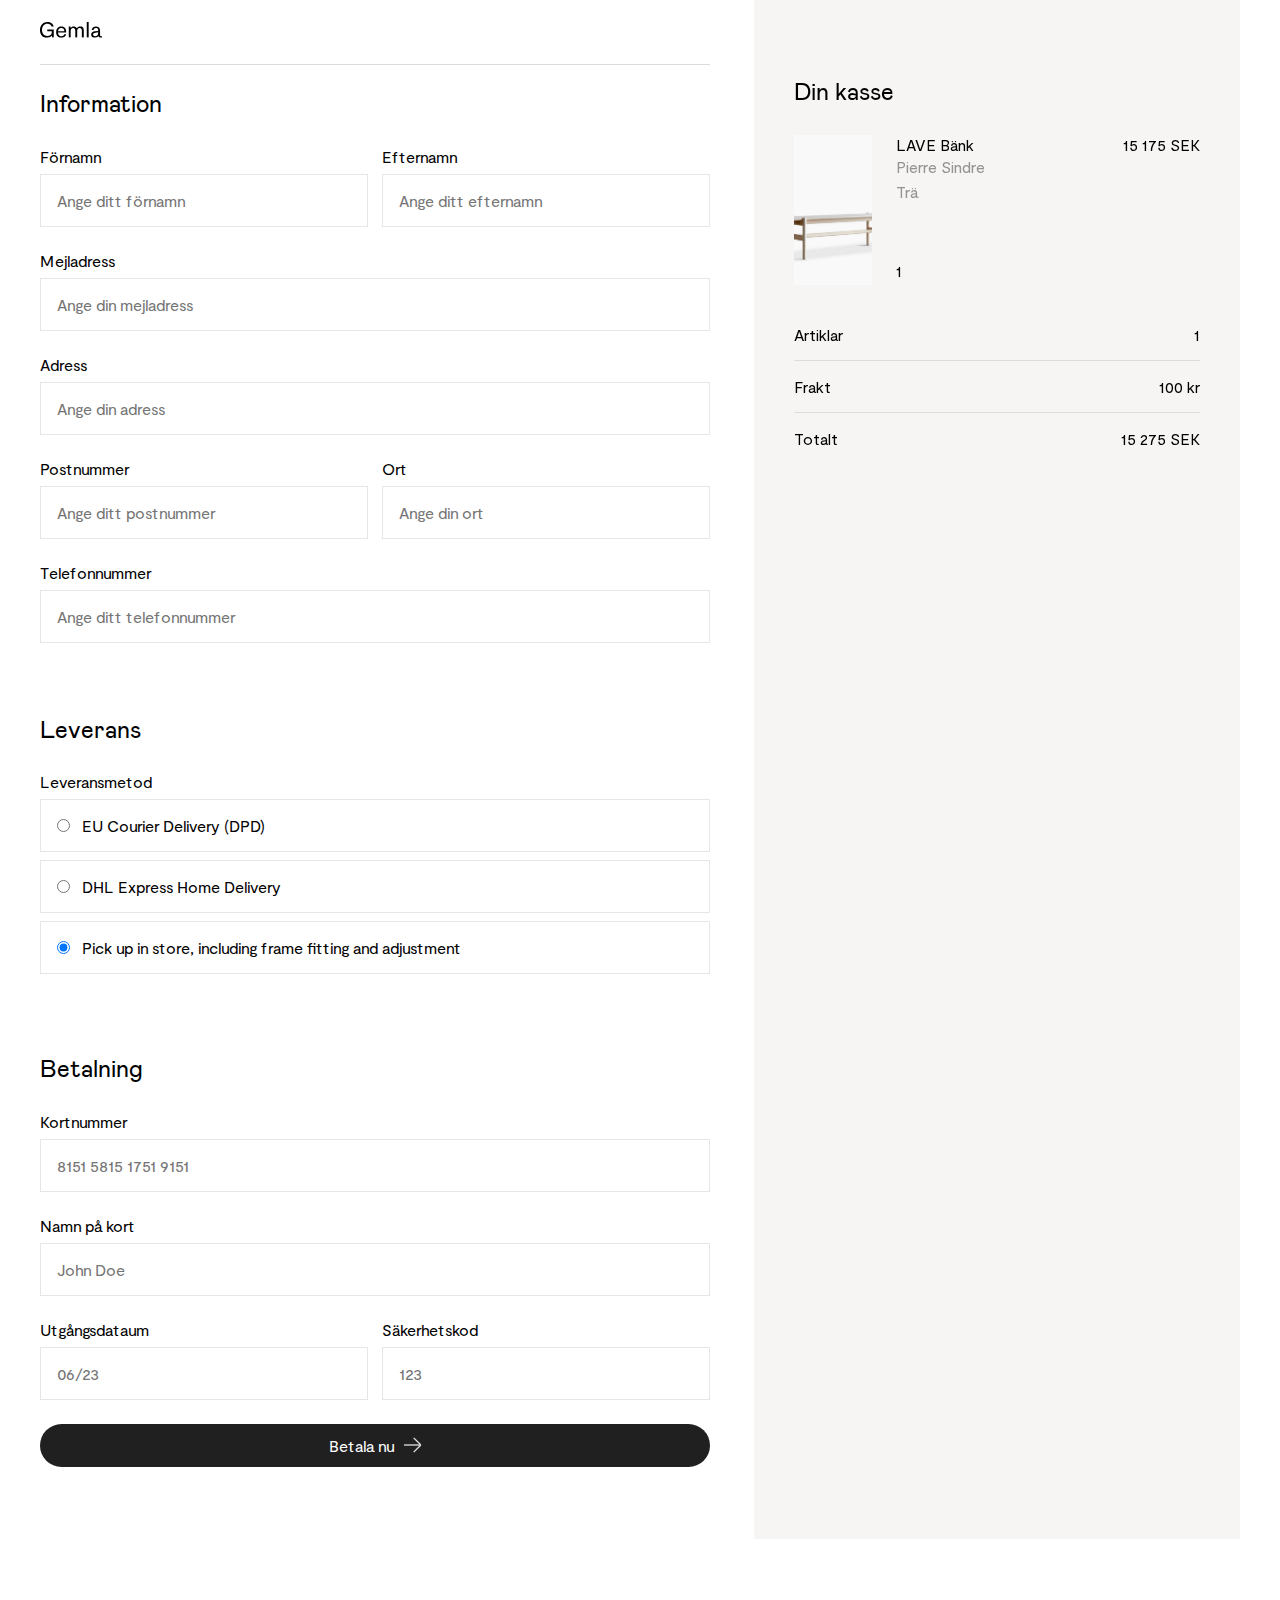
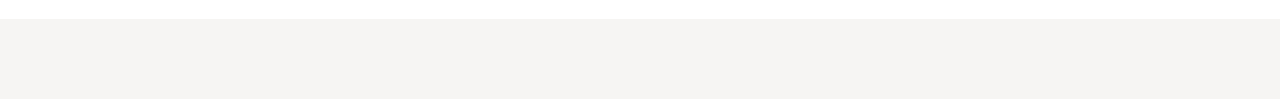
<file: check-out.html>
<!DOCTYPE html>
<html lang="en">
<head>
    <meta charset="UTF-8">
    <meta http-equiv="X-UA-Compatible" content="IE=edge">
    <meta name="viewport" content="width=device-width, initial-scale=1.0">
    <link rel="stylesheet" href="style.css">
    <title>Checkout</title>
</head>
<body>
    <!-- <header class="site-header">
        <div class="site-header-container check-out">
            <div class="logo-container">
                <a href=""><img src="img/logotyp_nav.svg" alt=""></a>
            </div>
        </div>
    </header> -->
    <section class="grid-sektion check-out-sektion">
        <div class="container check-out">
            <div class="grid-item info-details">
                <div class="logo-container">
                    <a href="index.html"><img src="img/logotyp_nav.svg" alt=""></a>
                </div>
                <div class="border"></div>
                <div class="field-container information">
                    <h4>Information</h4>
                    <form action="">
                        <div class="field-1 margin-24">
                            <label for="fname">Förnamn</label>
                            <input class="text" id="fname" type="firstname" placeholder="Ange ditt förnamn">
                        </div>
                        <div class="field-2 margin-24">
                            <label for="lname">Efternamn</label>
                            <input class="text" id="lname" type="lastname" placeholder="Ange ditt efternamn">
                        </div>
                        <div class="field-3 margin-24">
                            <label for="email">Mejladress</label>
                            <input class="text" id="email" type="email" placeholder="Ange din mejladress">
                        </div>
                        <div class="field-4 margin-24">
                            <label for="adress">Adress</label>
                            <input class="text" id="adress" type="adress" placeholder="Ange din adress">
                        </div>
                        <div class="field-5 margin-24">
                            <label for="postcode">Postnummer</label>
                            <input class="text" id="postcode" type="postalcode" placeholder="Ange ditt postnummer">
                        </div>
                        <div class="field-6 margin-24">
                            <label for="city">Ort</label>
                            <input class="text" id="city" type="city" placeholder="Ange din ort">
                        </div>
                        <div class="field-7">
                            <label for="phone">Telefonnummer</label>
                            <input class="text" id="phone" type="phonenumber" placeholder="Ange ditt telefonnummer">
                        </div>
                    </form>
                </div>
                <div class="field-container leverans">
                    <h4>Leverans</h4>
                    <form action="">
                        <label for="fname">Leveransmetod</label>
                        <div class="field-1 margin-8">
                            <div class="method-1">
                                <input type="radio" id="method1" name="method1" value="method1" checked>
                                <label for="method1">EU Courier Delivery (DPD)</label>
                            </div>
                        </div>
                        <div class="field-1 margin-8">
                            <div class="method-1">
                                <input type="radio" id="method1" name="method1" value="method1" checked>
                                <label for="method1">DHL Express Home Delivery</label>
                            </div>
                        </div>
                        <div class="field-1 margin-8">
                            <div class="method-1">
                                <input type="radio" id="method1" name="method1" value="method1" checked>
                                <label for="method1">Pick up in store, including frame fitting and adjustment</label>
                            </div>
                        </div>
                    </form>
                </div>
                <div class="field-container betalning">
                    <h4>Betalning</h4>
                    <form action="">
                        <div class="field-1 margin-24">
                            <label for="cardnr">Kortnummer</label>
                            <input class="text" id="cardnr" type="cardnr" placeholder="8151 5815 1751 9151">
                        </div>
                        <div class="field-2 margin-24">
                            <label for="cardnamne">Namn på kort</label>
                            <input class="text" id="cardname" type="cardname" placeholder="John Doe">
                        </div>
                        <div class="field-3 margin-24">
                            <label for="expirydate">Utgångsdataum</label>
                            <input class="text" id="expirydate" type="expirydate" placeholder="06/23">
                        </div>
                        <div class="field-4 margin-24">
                            <label for="securecode">Säkerhetskod</label>
                            <input class="text" id="securecode" type="securecode" placeholder="123">
                        </div>
                    </form>
                    <a href="index.html" class="btn-container-primary">
                        <div class="btn">
                            Betala nu
                            <img src="img/arrow-right.svg" alt="">
                        </div>
                    </a>
                </div>
            </div>
            <div class="grid-item overview-details">
                <div class="logo-container">
                    <img src="img/logotyp_nav.svg" alt="">
                </div>
                <div class="border"></div>
                <h4>Din kasse</h4>
                <div class="items item-1">
                    <div class="image-item">
                        <div class="image">
                        </div>
                    </div>
                    <div class="item-info">
                        <div class="upper">
                            <div class="name-price">
                                <div class="name">LAVE Bänk</div>
                                <div class="price">15 175 SEK</div>
                            </div>
                            <div class="formg-type">
                                <div class="overline">Pierre Sindre</div>
                                <div class="overline">Trä</div>
                            </div>
                        </div>
                        <div class="lower">
                            <div class="amount">1</div>
                        </div>
                    </div>
                </div>
                <div class="summary">
                    <div class="title">
                        <span>Artiklar</span>
                        <span>1</span>
                    </div>
                    <div class="border"></div>
                    <div class="title">
                        <span>Frakt</span>
                        <span>100 kr</span>
                    </div>
                    <div class="border"></div>
                    <div class="title">
                        <span>Totalt</span>
                        <span>15 275 SEK</span>
                    </div>
                </div>
            </div>
        </div>
    </section>
</body>
</html>
</file>
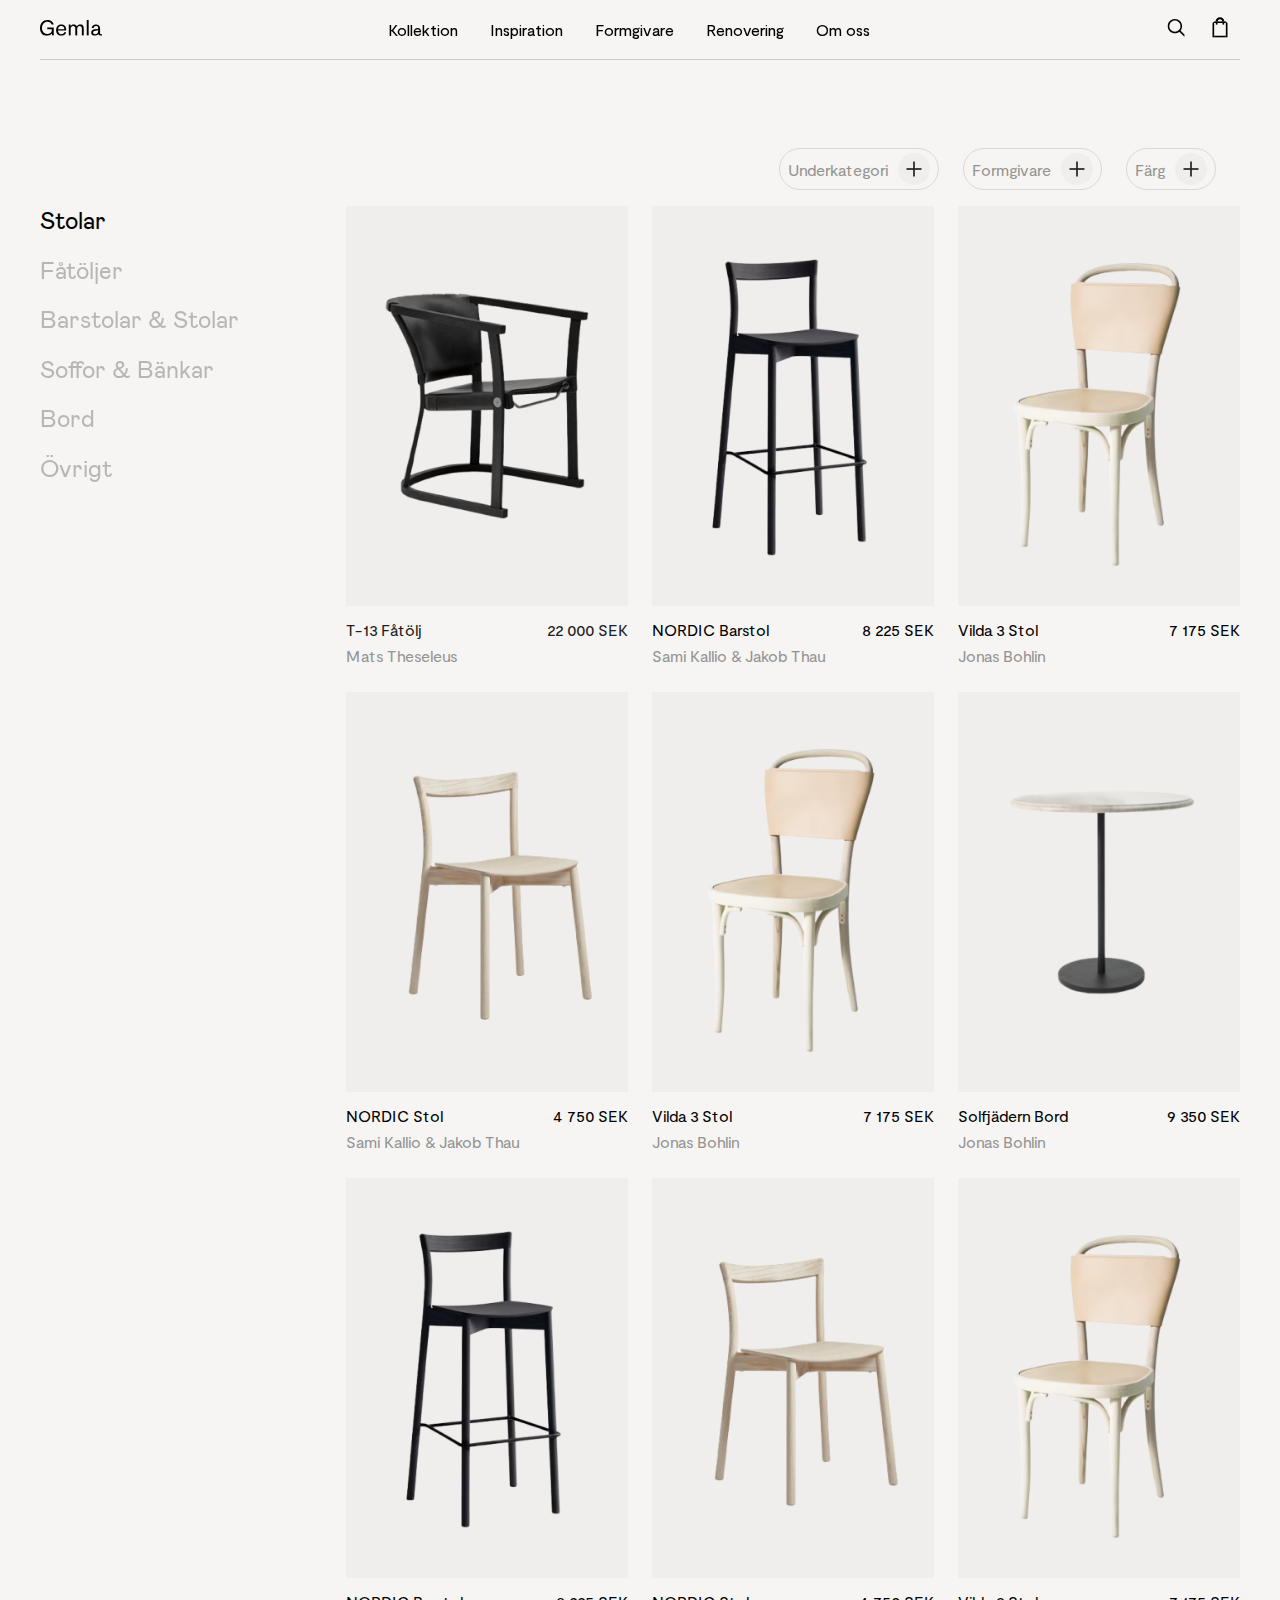
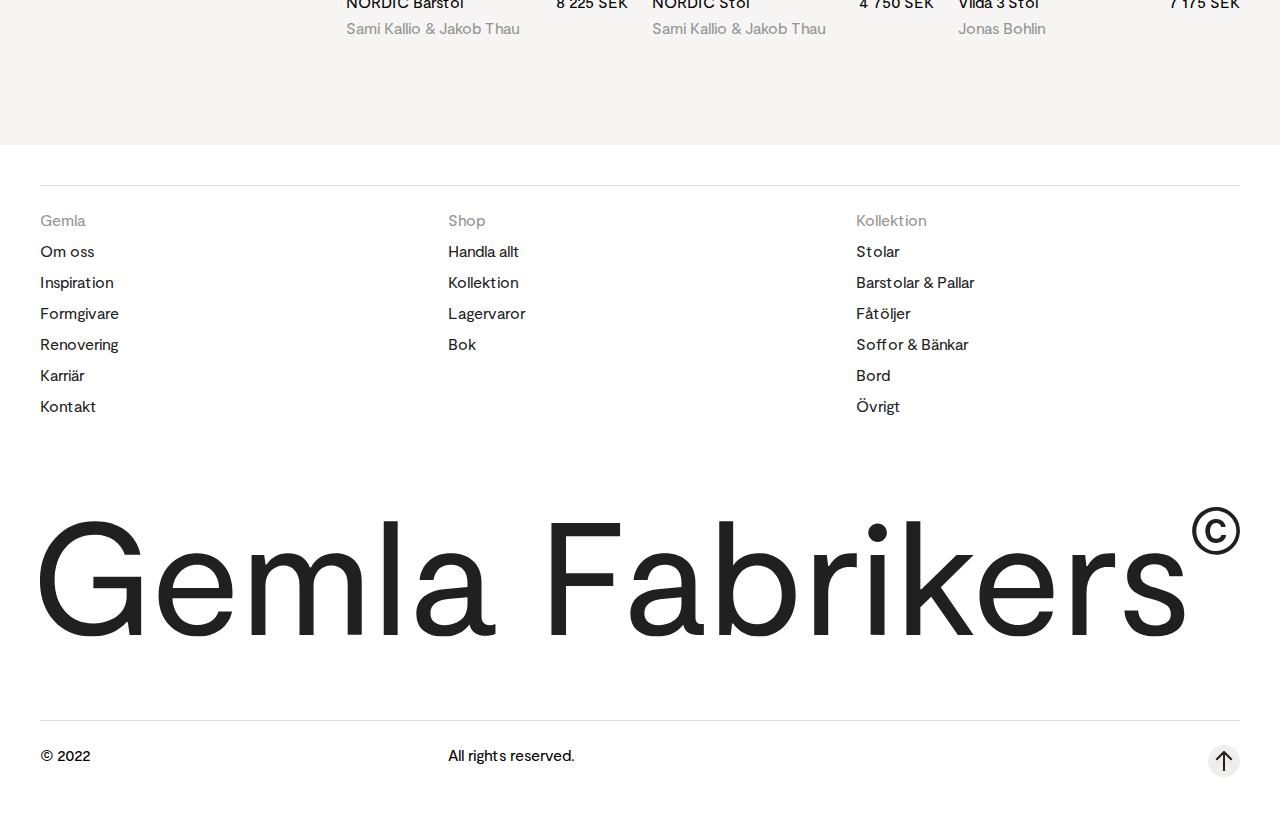
<file: product-list.html>
<!DOCTYPE html>
<html lang="en">
<head>
    <meta charset="UTF-8">
    <meta http-equiv="X-UA-Compatible" content="IE=edge">
    <meta name="viewport" content="width=device-width, initial-scale=1.0">
    <link rel="stylesheet" href="style.css">
    <title>Collection</title>
</head>
<body>
    <header class="site-header" style="-webkit-filter: invert(100%); filter: invert(100%);">
        <div class="site-header-container">
            <div class="logo-container">
                <a href="index.html"><img src="img/logotyp_nav.svg" alt=""></a>
            </div>
            <div class="site-header-menu">
                <nav class="main-navigation">
                    <ul>
                        <li>
                            <a href="product-list.html">Kollektion</a>
                        </li>
                        <li>
                            <a href="#">Inspiration</a>
                        </li>
                        <li>
                            <a href="#">Formgivare</a>
                        </li>
                        <li>
                            <a href="#">Renovering</a>
                        </li>
                        <li>
                            <a href="#">Om oss</a>
                        </li>
                    </ul>
                </nav>
            </div>
            <div class="button-container">
                <a href=""><img src="img/search_24.svg" alt=""></a>
                <a href="#cart"><img src="img/cart_24.svg" alt=""></a>
                <a class="hamburger" href=""><img src="img/hamburger_menu.svg" alt=""></a>
            </div>
        </div>
    </header>
    <section id="cart" class="cart-bar">
        <div class="cart-container">
            <div class="item-container">
                <div class="title">
                    <h4>Din kasse</h4>
                    <a href="#"><img src="img/close.svg" alt=""></a>
                </div>
                <a href="product-page.html">
                <div class="items item-1">
                    <div class="image-item">
                        <div class="image">
                        </div>
                    </div>
                    <div class="item-info">
                        <div class="upper">
                            <div class="name-price">
                                <div class="name">LAVE Bänk</div>
                                <div class="price">15 175 SEK</div>
                            </div>
                            <div class="formg-type">
                                <div class="overline">Pierre Sindre</div>
                                <div class="overline">Trä</div>
                            </div>
                        </div>
                        <div class="lower">
                            <a href="#cart" class="btn-text-container">
                                <img src="img/subtract.svg" alt="">
                            </a>
                            <p class="amount">1</p>
                            <a href="#cart" class="btn-text-container">
                                <img src="img/add.svg" alt="">
                            </a>
                        </div>
                    </div>
                </div>
            </a>
            </div>
            <div class="summary-container">
                <div class="summary">
                    <div class="title">
                        <span>Artiklar</span>
                        <span>2</span>
                    </div>
                    <div class="border"></div>
                    <div class="title">
                        <span>Frakt</span>
                        <span>100 kr</span>
                    </div>
                    <div class="border"></div>
                    <div class="title">
                        <span>Totalt</span>
                        <span>4950 kr</span>
                    </div>
                </div>
                <a href="check-out.html" class="btn-container-primary">
                    <div class="btn">
                        Gå till kassan
                        <img src="img/arrow-right.svg" alt="">
                    </div>
                </a>
            </div>
        </div>
    </section>
    <section class="grid-sektion">
        <div class="filter">
            <a href="" class="btn-text-container margin-r8">
                <div class="btn">
                    Underkategori
                    <img src="img/add.svg" alt="">
                </div>
            </a>
            <a href="" class="btn-text-container margin-r8">
                <div class="btn">
                    Formgivare
                    <img src="img/add.svg" alt="">
                </div>
            </a>
            <a href="" class="btn-text-container">
                <div class="btn">
                    Färg
                    <img src="img/add.svg" alt="">
                </div>
            </a>
        </div>
        <div class="container product-list">
            <div class="titles-1">
                <h4>Stolar</h4>
                <h4 style="opacity: .25">Fåtöljer</h4>
                <h4 style="opacity: .25">Barstolar & Stolar</h4>
                <h4 style="opacity: .25">Soffor & Bänkar</h4>
                <h4 style="opacity: .25">Bord</h4>
                <h4 style="opacity: .25">Övrigt</h4>
            </div>
            <!-- <div class="grid-item titles">
                <div class="titles">
                    <h4>Stolar</h4>
                    <h4 style="opacity: .25">Fåtöljer</h4>
                    <h4 style="opacity: .25">Barstolar & Stolar</h4>
                    <h4 style="opacity: .25">Soffor & Bänkar</h4>
                    <h4 style="opacity: .25">Bord</h4>
                    <h4 style="opacity: .25">Övrigt</h4>
                </div>
            </div> -->
            <a href="product-page.html">
            <div class="grid-item">
                <div class="img-container">
                    <img src="img/Stol5.png" alt="">
                </div>
                <div class="info">
                    <p>T-13 Fåtölj</p>
                    <p>22 000 SEK</p>
                </div>
                <span class="overline">Mats Theseleus</span>
            </div>
            </a>
            <div class="grid-item">
                <div class="img-container">
                    <img src="img/Stol3.png" alt="">
                </div>
                <div class="info">
                    <p>NORDIC Barstol</p>
                    <p>8 225 SEK</p>
                </div>
                <span class="overline">Sami Kallio & Jakob Thau</span>
            </div>
            <div class="grid-item">
                <div class="img-container">
                    <img src="img/Stol4.png" alt="">
                </div>
                <div class="info">
                    <p>Vilda 3 Stol</p>
                    <p>7 175 SEK</p>
                </div>
                <span class="overline">Jonas Bohlin</span>
            </div>
            <div class="grid-item">
                <div class="img-container">
                    <img src="img/Stol2.png" alt="">
                </div>
                <div class="info">
                    <p>NORDIC Stol</p>
                    <p>4 750 SEK</p>
                </div>
                <span class="overline">Sami Kallio & Jakob Thau</span>
            </div>
            <div class="grid-item">
                <div class="img-container">
                    <img src="img/Stol4.png" alt="">
                </div>
                <div class="info">
                    <p>Vilda 3 Stol</p>
                    <p>7 175 SEK</p>
                </div>
                <span class="overline">Jonas Bohlin</span>
            </div>
            <div class="grid-item">
                <div class="img-container">
                    <img src="img/Bord1.png" alt="">
                </div>
                <div class="info">
                    <p>Solfjädern Bord</p>
                    <p>9 350 SEK</p>
                </div>
                <span class="overline">Jonas Bohlin</span>
            </div>
            <div class="grid-item">
                <div class="img-container">
                    <img src="img/Stol3.png" alt="">
                </div>
                <div class="info">
                    <p>NORDIC Barstol</p>
                    <p>8 225 SEK</p>
                </div>
                <span class="overline">Sami Kallio & Jakob Thau</span>
            </div>
            <div class="grid-item">
                <div class="img-container">
                    <img src="img/Stol2.png" alt="">
                </div>
                <div class="info">
                    <p>NORDIC Stol</p>
                    <p>4 750 SEK</p>
                </div>
                <span class="overline">Sami Kallio & Jakob Thau</span>
            </div>
            <div class="grid-item">
                <div class="img-container">
                    <img src="img/Stol4.png" alt="">
                </div>
                <div class="info">
                    <p>Vilda 3 Stol</p>
                    <p>7 175 SEK</p>
                </div>
                <span class="overline">Jonas Bohlin</span>
            </div>
        </div>
    </section>
    <footer>
        <section class="grid-sektion">
            <div class="border"></div>
            <div class="container links">
                <div class="grid-item">
                    <span>Gemla</span>
                    <ul>
                        <li><a href="">Om oss</a></li>
                        <li><a href="">Inspiration</a></li>
                        <li><a href="">Formgivare</a></li>
                        <li><a href="">Renovering</a></li>
                        <li><a href="">Karriär</a></li>
                        <li><a href="">Kontakt</a></li>
                    </ul>
                </div>
                <div class="grid-item">
                    <span>Shop</span>
                    <ul>
                        <li><a href="">Handla allt</a></li>
                        <li><a href="">Kollektion</a></li>
                        <li><a href="">Lagervaror</a></li>
                        <li><a href="">Bok</a></li>
                    </ul>
                </div>
                <div class="grid-item">
                    <span>Kollektion</span>
                    <ul>
                        <li><a href="">Stolar</a></li>
                        <li><a href="">Barstolar & Pallar</a></li>
                        <li><a href="">Fåtöljer</a></li>
                        <li><a href="">Soffor & Bänkar</a></li>
                        <li><a href="">Bord</a></li>
                        <li><a href="">Övrigt</a></li>
                    </ul>
                </div>
            </div>
        </section>
        <section class="grid-sektion">
            <div class="container logo_footer">
                <div class="grid-item">
                    <img src="img/logotyp_footer.svg" alt="">
                </div>
            </div>
        </section>
        <section class="grid-sektion">
            <div class="border"></div>
            <div class="container allrights">
                <div class="grid-item">
                    <span>© 2022</span>
                </div>
                <div class="grid-item">
                    <span>All rights reserved.</span>
                </div>
                <div class="grid-item back-to-top">
                    <a href="">
                        <img src="img/back_to_top.svg" alt="">
                    </a>
                </div>
            </div>
        </section>
    </footer>
</body>
</html>
</file>
<file: style.css>
@font-face {
  font-family: Mabry;
  src: url(mabry-regular-pro.ttf);
}

@font-face {
  font-family: Moderat;
  src: url(Moderat-Regular.ttf);
}

*, html {
  margin: 0;
  padding: 0;
  -webkit-box-sizing: border-box;
          box-sizing: border-box;
  -webkit-font-smoothing: antialiased;
  font-weight: 400;
  font-family: Moderat;
}

body {
  background-color: #F0EEEC;
}

.content {
  position: relative;
  z-index: 1;
  width: 960px;
  margin: auto;
  overflow: hidden;
}

h1 {
  font-family: Mabry;
  font-size: 6.25rem;
  line-height: 110%;
  letter-spacing: -0.03rem;
}

h2 {
  font-family: Mabry;
  font-size: 2.5rem;
  line-height: 120%;
  letter-spacing: -0.02rem;
}

h3 {
  font-family: Mabry;
  font-size: 2rem;
  line-height: 130%;
  letter-spacing: -0.01rem;
}

@media (max-width: 480px) {
  h3 {
    font-size: 1.5rem;
  }
}

h4 {
  font-family: Mabry;
  font-size: 1.5rem;
  line-height: 140%;
}

.overline {
  font-family: Moderat;
  font-size: 1rem;
  line-height: 160%;
  color: #949392;
}

p {
  font-family: Moderat;
  font-size: 1rem;
  line-height: 160%;
}

.margin-8 {
  margin-bottom: 8px;
}

.margin-16 {
  margin-bottom: 16px;
}

.margin-24 {
  margin-bottom: 24px;
}

.margin-32 {
  margin-bottom: 32px;
}

.border {
  width: 100%;
  background: #DDDCDB;
  height: 1px;
  margin-bottom: 24px;
}

.icon-white {
  color: white;
}

a {
  text-decoration: none;
  color: #202020;
}

ul {
  text-decoration: none;
}

li {
  list-style: none;
}

body {
  background-color: #F6F5F3;
}

.btn-container {
  display: inline-block;
  padding: 12px 24px;
  border-radius: 100px;
  background-color: #D8DEDA;
  color: #202020;
  text-decoration: none;
  font-family: Moderat;
  transition: opacity 0.3s;
  -webkit-transition: opacity 0.3s;
  opacity: 1;
}

.btn-container:hover {
  opacity: 0.75;
}

.btn-container .btn {
  display: -webkit-box;
  display: -ms-flexbox;
  display: flex;
  -webkit-box-align: center;
      -ms-flex-align: center;
          align-items: center;
}

.btn-container .btn img {
  margin-left: 10px;
}

.btn-container-primary {
  display: inline-block;
  padding: 12px 24px;
  border-radius: 100px;
  background-color: #202020;
  color: #ffffff;
  text-decoration: none;
  font-family: Moderat;
  transition: opacity 0.3s;
  -webkit-transition: opacity 0.3s;
  opacity: 1;
  margin: auto;
}

.btn-container-primary:hover {
  opacity: 0.75;
}

.btn-container-primary .btn {
  display: -webkit-box;
  display: -ms-flexbox;
  display: flex;
  -webkit-box-align: center;
      -ms-flex-align: center;
          align-items: center;
}

.btn-container-primary .btn img {
  margin-left: 10px;
  -webkit-filter: invert(100%);
  /* Safari/Chrome */
  filter: invert(100%);
}

.btn-container-tertiary {
  display: inline-block;
  padding: 12px 24px;
  border-radius: 100px;
  background: rgba(255, 255, 255, 0.1);
  color: #ffffff;
  text-decoration: none;
  font-family: Moderat;
  transition: opacity 0.3s;
  -webkit-transition: opacity 0.3s;
  opacity: 1;
  margin: auto;
}

.btn-container-tertiary:hover {
  opacity: 0.75;
}

.btn-container-tertiary .btn {
  display: -webkit-box;
  display: -ms-flexbox;
  display: flex;
  -webkit-box-align: center;
      -ms-flex-align: center;
          align-items: center;
}

.btn-container-tertiary .btn img {
  margin-left: 10px;
  -webkit-filter: invert(100%);
  /* Safari/Chrome */
  filter: invert(100%);
}

.btn-text-container {
  display: inline-block;
  text-decoration: none;
  color: black;
}

.btn-text-container .btn {
  margin-top: .5rem;
  color: #949392;
  display: -webkit-box;
  display: -ms-flexbox;
  display: flex;
  -webkit-box-align: center;
      -ms-flex-align: center;
          align-items: center;
}

.btn-text-container .btn img {
  margin-left: 10px;
}

.site-header {
  position: absolute;
  left: 0;
  right: 0;
  top: 0;
  width: 100%;
  padding: 0px 40px;
  z-index: 10;
}

@media (max-width: 480px) {
  .site-header {
    padding: 12px;
  }
}

.site-header .site-header-container {
  display: -webkit-box;
  display: -ms-flexbox;
  display: flex;
  -webkit-box-pack: justify;
      -ms-flex-pack: justify;
          justify-content: space-between;
  -webkit-box-align: center;
      -ms-flex-align: center;
          align-items: center;
  padding: 16px 0;
  border-bottom: 1px solid rgba(217, 217, 217, 0.2);
}

.site-header .site-header-container .logo-container {
  display: -webkit-box;
  display: -ms-flexbox;
  display: flex;
  -ms-flex-wrap: wrap;
      flex-wrap: wrap;
  -webkit-transition: .25s opacity ease-in-out;
  transition: .25s opacity ease-in-out;
  cursor: pointer;
}

.site-header .site-header-container .logo-container:hover {
  opacity: 0.5;
}

.site-header .site-header-container .logo-container img {
  height: 16px;
  -webkit-box-flex: 0;
      -ms-flex: 0 0 100px;
          flex: 0 0 100px;
  color: white;
}

.site-header .site-header-container .site-header-menu {
  display: -webkit-box;
  display: -ms-flexbox;
  display: flex;
  -webkit-box-pack: justify;
      -ms-flex-pack: justify;
          justify-content: space-between;
  -webkit-box-align: center;
      -ms-flex-align: center;
          align-items: center;
}

@media (max-width: 480px) {
  .site-header .site-header-container .site-header-menu {
    display: none;
  }
}

.site-header .site-header-container .site-header-menu .main-navigation ul {
  display: -webkit-box;
  display: -ms-flexbox;
  display: flex;
}

.site-header .site-header-container .site-header-menu .main-navigation li {
  padding: 0 1rem;
}

.site-header .site-header-container .site-header-menu .main-navigation li a {
  font-size: 1rem;
  color: white;
  -webkit-transition: .25s opacity ease-in-out;
  transition: .25s opacity ease-in-out;
}

.site-header .site-header-container .site-header-menu .main-navigation li a:hover {
  opacity: 0.5;
}

@media (max-width: 480px) {
  .site-header .site-header-container .button-container {
    display: -webkit-box;
    display: -ms-flexbox;
    display: flex;
  }
}

.site-header .site-header-container .button-container a {
  padding: 0 0.5rem;
  -webkit-transition: .25s opacity ease-in-out;
  transition: .25s opacity ease-in-out;
}

.site-header .site-header-container .button-container a:hover {
  opacity: 0.5;
}

.site-header .site-header-container .button-container .hamburger {
  display: none;
}

@media (max-width: 480px) {
  .site-header .site-header-container .button-container .hamburger {
    display: block;
  }
}

.site-header .site-header-container .button-container .hamburger .ham-menu {
  -webkit-filter: brightness(0) invert(1);
          filter: brightness(0) invert(1);
}

.grid-item .img-container {
  overflow: hidden;
}

.grid-item .img-container img {
  -o-object-fit: cover;
     object-fit: cover;
  width: 100%;
  height: 600px;
  -webkit-transition: -webkit-transform .5s;
  transition: -webkit-transform .5s;
  transition: transform .5s;
  transition: transform .5s, -webkit-transform .5s;
}

.grid-item .img-container img:hover {
  -webkit-transform: scale(1.05);
          transform: scale(1.05);
  cursor: pointer;
}

@media (max-width: 1024px) {
  .grid-item .img-container img {
    height: 400px;
  }
}

.grid-item .info {
  margin-top: .5rem;
  display: -webkit-box;
  display: -ms-flexbox;
  display: flex;
  -webkit-box-pack: justify;
      -ms-flex-pack: justify;
          justify-content: space-between;
}

.grid-item .formgivare {
  color: #202020;
}

.hero {
  width: 100%;
  position: relative;
  overflow: hidden;
  min-height: 85vh;
  background: -webkit-gradient(linear, left bottom, left top, from(rgba(0, 0, 0, 0.3)), to(rgba(0, 0, 0, 0.3)));
  background: linear-gradient(0deg, rgba(0, 0, 0, 0.3), rgba(0, 0, 0, 0.3));
}

.hero .hero-container {
  padding: 0px 40px 24px 40px;
  display: -webkit-box;
  display: -ms-flexbox;
  display: flex;
  -ms-flex-wrap: wrap;
      flex-wrap: wrap;
  -webkit-box-align: end;
      -ms-flex-align: end;
          align-items: flex-end;
  min-width: 100%;
  height: 80vh;
}

@media (max-width: 1024px) {
  .hero .hero-container {
    padding: 40px 40px;
  }
}

@media (max-width: 768px) {
  .hero .hero-container {
    padding: 40px 24px;
  }
}

@media (max-width: 480px) {
  .hero .hero-container {
    padding: 40px 12px;
  }
}

.hero .hero-container .title {
  width: 100%;
  display: -ms-grid;
  display: grid;
  grid-gap: 24px;
  -ms-grid-columns: (1fr)[4];
      grid-template-columns: repeat(4, 1fr);
  -ms-grid-rows: (1fr)[1];
      grid-template-rows: repeat(1, 1fr);
}

@media (max-width: 480px) {
  .hero .hero-container .title {
    -ms-grid-columns: (1fr)[1];
        grid-template-columns: repeat(1, 1fr);
    -ms-grid-columns: (1fr)[2];
        grid-template-columns: repeat(2, 1fr);
  }
}

.hero .hero-container .title h1 {
  width: 100%;
  -ms-grid-column: 1;
      grid-column-start: 1;
  grid-column-end: 3;
  color: #F0EEEC;
}

@media (max-width: 480px) {
  .hero .hero-container .title h1 {
    -ms-grid-column: 1;
        grid-column-start: 1;
    grid-column-end: 1;
    font-size: 80px;
  }
}

.hero .hero-container .cta-icon {
  display: -ms-grid;
  display: grid;
  grid-gap: 24px;
  -ms-grid-columns: (1fr)[3];
      grid-template-columns: repeat(3, 1fr);
  -ms-grid-rows: (1fr)[1];
      grid-template-rows: repeat(1, 1fr);
}

.hero .hero-container .cta-icon .grid-item {
  color: #F0EEEC;
}

.hero .hero-container .cta-icon .grid-item:nth-of-type(2) {
  -ms-grid-column: 3;
  grid-column: 3 / 3;
}

@media (max-width: 480px) {
  .hero .hero-container .cta-icon .grid-item:nth-of-type(2) {
    -ms-grid-column: 1;
    -ms-grid-column-span: 3;
    grid-column: 1 / span 3;
  }
}

.hero .hero-container .cta-icon .grid-item p {
  margin-bottom: 1rem;
  font-size: 1.5rem;
}

.hero .hero-container .cta-icon .grid-item.icon-container {
  display: -webkit-box;
  display: -ms-flexbox;
  display: flex;
  -ms-flex-wrap: wrap;
      flex-wrap: wrap;
  -webkit-box-align: end;
      -ms-flex-align: end;
          align-items: flex-end;
}

@media (max-width: 480px) {
  .hero .hero-container .cta-icon .grid-item.icon-container img {
    display: none;
  }
}

.hero .video-bg {
  position: absolute;
  top: 0;
  left: 0;
  z-index: -1;
  min-width: 100%;
  min-height: 100%;
}

.cart-bar {
  z-index: 1000;
  padding: 40px;
  width: 41.66%;
  height: 100vh;
  position: fixed;
  top: 0;
  right: -1000px;
  opacity: .3;
  background-color: white;
  -webkit-transition: right .6s ease-in-out;
  transition: right .6s ease-in-out;
}

@media (max-width: 480px) {
  .cart-bar {
    width: 100%;
  }
}

.cart-bar:target {
  opacity: 100;
  right: 0;
}

.cart-bar .cart-container {
  height: 100%;
  width: 100%;
  display: -webkit-box;
  display: -ms-flexbox;
  display: flex;
  -ms-flex-wrap: wrap;
      flex-wrap: wrap;
  -ms-flex-line-pack: justify;
      align-content: space-between;
}

.cart-bar .cart-container .item-container {
  -webkit-box-flex: 0;
      -ms-flex: 0 0 100%;
          flex: 0 0 100%;
  display: -webkit-box;
  display: -ms-flexbox;
  display: flex;
  -ms-flex-wrap: wrap;
      flex-wrap: wrap;
}

.cart-bar .cart-container .item-container .title {
  width: 100%;
  margin-right: 24px;
  display: -webkit-box;
  display: -ms-flexbox;
  display: flex;
  -webkit-box-pack: justify;
      -ms-flex-pack: justify;
          justify-content: space-between;
}

.cart-bar .cart-container .item-container .title h4 {
  -webkit-box-flex: 0;
      -ms-flex: 0 0 100%;
          flex: 0 0 100%;
  margin-bottom: 16px;
}

.cart-bar .cart-container .item-container .items {
  display: -ms-grid;
  display: grid;
  grid-gap: 24px;
  width: 100%;
  -ms-grid-columns: (1fr)[4];
      grid-template-columns: repeat(4, 1fr);
  -ms-grid-rows: (1fr)[1];
      grid-template-rows: repeat(1, 1fr);
  margin-bottom: 24px;
}

.cart-bar .cart-container .item-container .items .image-item {
  -ms-grid-column: 1;
  -ms-grid-column-span: 1;
  grid-column: 1 / span 1;
  width: 100%;
  height: 150px;
}

@media (max-width: 480px) {
  .cart-bar .cart-container .item-container .items .image-item {
    -ms-grid-column: 1;
    -ms-grid-column-span: 3;
    grid-column: 1 / span 3;
    height: auto;
  }
}

.cart-bar .cart-container .item-container .items .image-item .image {
  width: 100%;
  background-image: url(img/lave.png);
  background-position: center;
  background-repeat: no-repeat;
  background-size: cover;
  height: 100%;
}

@media (max-width: 480px) {
  .cart-bar .cart-container .item-container .items .image-item .image {
    width: 200px;
    height: 200px;
  }
}

.cart-bar .cart-container .item-container .items .item-info {
  -ms-grid-column: 2;
  -ms-grid-column-span: 4;
  grid-column: 2 / span 4;
}

@media (max-width: 480px) {
  .cart-bar .cart-container .item-container .items .item-info {
    -ms-grid-column: 2;
    -ms-grid-column-span: 4;
    grid-column: 2 / span 4;
  }
}

.cart-bar .cart-container .item-container .items .item-info .upper .name-price {
  width: 100%;
  display: -webkit-box;
  display: -ms-flexbox;
  display: flex;
  -ms-flex-wrap: wrap;
      flex-wrap: wrap;
  -webkit-box-pack: justify;
      -ms-flex-pack: justify;
          justify-content: space-between;
}

@media (max-width: 480px) {
  .cart-bar .cart-container .item-container .items .item-info .upper .name-price {
    margin-bottom: 24px;
  }
  .cart-bar .cart-container .item-container .items .item-info .upper .name-price .name {
    -webkit-box-flex: 0;
        -ms-flex: 0 0 100%;
            flex: 0 0 100%;
  }
  .cart-bar .cart-container .item-container .items .item-info .upper .name-price .price {
    -webkit-box-flex: 0;
        -ms-flex: 0 0 100%;
            flex: 0 0 100%;
  }
}

.cart-bar .cart-container .item-container .items .item-info .lower {
  display: -webkit-box;
  display: -ms-flexbox;
  display: flex;
  -ms-flex-wrap: wrap;
      flex-wrap: wrap;
  -webkit-box-align: center;
      -ms-flex-align: center;
          align-items: center;
  margin-top: 48px;
}

@media (max-width: 480px) {
  .cart-bar .cart-container .item-container .items .item-info .lower {
    margin-top: 56px;
  }
}

.cart-bar .cart-container .item-container .items .item-info .lower .amount {
  font-size: 16px;
  padding: 0 8px;
}

.cart-bar .cart-container .item-container .items .item-info .lower a {
  display: -webkit-box;
  display: -ms-flexbox;
  display: flex;
  -webkit-box-align: center;
      -ms-flex-align: center;
          align-items: center;
}

.cart-bar .cart-container .summary-container {
  -webkit-box-flex: 0;
      -ms-flex: 0 0 100%;
          flex: 0 0 100%;
}

.cart-bar .cart-container .summary-container .title {
  display: -webkit-box;
  display: -ms-flexbox;
  display: flex;
  -ms-flex-wrap: wrap;
      flex-wrap: wrap;
  -webkit-box-pack: justify;
      -ms-flex-pack: justify;
          justify-content: space-between;
  margin-bottom: 24px;
}

.cart-bar .cart-container .summary-container .btn-container-primary {
  width: 100%;
  display: -webkit-box;
  display: -ms-flexbox;
  display: flex;
  -ms-flex-wrap: wrap;
      flex-wrap: wrap;
  -webkit-box-pack: center;
      -ms-flex-pack: center;
          justify-content: center;
}

.grid-sektion {
  padding: 80px 40px;
}

@media (max-width: 1024px) {
  .grid-sektion {
    padding: 40px 40px;
  }
}

@media (max-width: 768px) {
  .grid-sektion {
    padding: 40px 24px;
  }
}

@media (max-width: 480px) {
  .grid-sektion {
    padding: 40px 12px;
  }
}

.grid-sektion .filter {
  width: 100%;
  margin-bottom: 16px;
  display: -webkit-box;
  display: -ms-flexbox;
  display: flex;
  -webkit-box-pack: end;
      -ms-flex-pack: end;
          justify-content: flex-end;
  -ms-flex-wrap: wrap;
      flex-wrap: wrap;
  margin-top: 60px;
}

@media (max-width: 480px) {
  .grid-sektion .filter {
    display: -webkit-box;
    display: -ms-flexbox;
    display: flex;
    -webkit-box-pack: start;
        -ms-flex-pack: start;
            justify-content: flex-start;
    margin-bottom: 12px;
  }
}

.grid-sektion .filter .btn-text-container .btn {
  margin-right: 24px;
  border: 1px solid #D9D9D9;
  border-radius: 100px;
  padding: 4px 8px;
}

@media (max-width: 480px) {
  .grid-sektion .filter .btn-text-container .btn {
    margin-right: 12px;
  }
}

.grid-sektion .container {
  width: 100%;
  display: -ms-grid;
  display: grid;
  grid-gap: 24px;
}

.grid-sektion .container.nytt {
  -ms-grid-columns: (1fr)[3];
      grid-template-columns: repeat(3, 1fr);
  -ms-grid-rows: (1fr)[1];
      grid-template-rows: repeat(1, 1fr);
}

@media (max-width: 480px) {
  .grid-sektion .container.nytt {
    -ms-grid-rows: (1fr)[auto];
        grid-template-rows: repeat(auto, 1fr);
  }
}

.grid-sektion .container.nytt .grid-item:nth-of-type(1) {
  -ms-grid-column: 1;
  -ms-grid-column-span: 1;
  grid-column: 1 / span 1;
}

.grid-sektion .container.nytt .grid-item:nth-of-type(2) {
  -ms-grid-column: 2;
  -ms-grid-column-span: 1;
  grid-column: 2 / span 1;
}

.grid-sektion .container.nytt .grid-item:nth-of-type(3) {
  -ms-grid-column: 3;
  -ms-grid-column-span: 1;
  grid-column: 3 / span 1;
}

@media (max-width: 480px) {
  .grid-sektion .container.nytt .grid-item:nth-of-type(1) {
    -ms-grid-column: 1;
    -ms-grid-column-span: 3;
    grid-column: 1 / span 3;
    -ms-grid-row: 1;
    -ms-grid-row-span: 1;
    grid-row: 1 / span 1;
  }
  .grid-sektion .container.nytt .grid-item:nth-of-type(2) {
    -ms-grid-column: 1;
    -ms-grid-column-span: 3;
    grid-column: 1 / span 3;
    -ms-grid-row: 2;
    -ms-grid-row-span: 1;
    grid-row: 2 / span 1;
  }
  .grid-sektion .container.nytt .grid-item:nth-of-type(3) {
    -ms-grid-column: 1;
    -ms-grid-column-span: 3;
    grid-column: 1 / span 3;
    -ms-grid-row: 3;
    -ms-grid-row-span: 1;
    grid-row: 3 / span 1;
  }
}

@media (max-width: 480px) {
  .grid-sektion .container.nytt a {
    -ms-grid-column: 1;
        grid-column-start: 1;
    grid-column-end: 4;
  }
}

.grid-sektion .container.om-oss {
  -ms-grid-columns: (1fr)[6];
      grid-template-columns: repeat(6, 1fr);
  -ms-grid-rows: (1fr)[1];
      grid-template-rows: repeat(1, 1fr);
}

@media (max-width: 480px) {
  .grid-sektion .container.om-oss {
    -ms-grid-columns: (1fr)[4];
        grid-template-columns: repeat(4, 1fr);
  }
}

.grid-sektion .container.om-oss .grid-item:nth-of-type(2) {
  -ms-grid-column: 2;
  -ms-grid-column-span: 2;
  grid-column: 2 / span 2;
}

@media (max-width: 1024px) {
  .grid-sektion .container.om-oss .grid-item:nth-of-type(2) {
    grid-column: 2 / 3 span;
  }
  .grid-sektion .container.om-oss .grid-item:nth-of-type(5) {
    display: none;
  }
}

@media (max-width: 768px) {
  .grid-sektion .container.om-oss .grid-item:nth-child(2) {
    grid-column: 2 / 5 span;
  }
  .grid-sektion .container.om-oss .grid-item:nth-of-type(3) {
    display: none;
  }
  .grid-sektion .container.om-oss .grid-item:nth-of-type(4) {
    display: none;
  }
}

@media (max-width: 480px) {
  .grid-sektion .container.om-oss .grid-item:nth-of-type(1) {
    grid-column: 1 / 4 span;
  }
  .grid-sektion .container.om-oss .grid-item:nth-of-type(2) {
    grid-column: 1 / 4 span;
  }
}

.grid-sektion .container.om-oss .img-container .img {
  height: 400px;
}

.grid-sektion .container.utvalda-produkter {
  -ms-grid-columns: (1fr)[4];
      grid-template-columns: repeat(4, 1fr);
  -ms-grid-rows: (1fr)[3];
      grid-template-rows: repeat(3, 1fr);
}

@media (max-width: 768px) {
  .grid-sektion .container.utvalda-produkter {
    -ms-grid-rows: (1fr)[1];
        grid-template-rows: repeat(1, 1fr);
  }
}

.grid-sektion .container.utvalda-produkter .grid-item:nth-of-type(1) {
  -ms-grid-column: 1;
  grid-column: 1 / 1;
  -ms-grid-row: 1;
  -ms-grid-row-span: 3;
  grid-row: 1 / span 3;
}

.grid-sektion .container.utvalda-produkter .grid-item:nth-of-type(3) {
  -ms-grid-column: 3;
  -ms-grid-column-span: 2;
  grid-column: 3 / span 2;
}

.grid-sektion .container.utvalda-produkter .grid-item:nth-of-type(7) {
  -ms-grid-column: 2;
  -ms-grid-column-span: 2;
  grid-column: 2 / span 2;
}

@media (max-width: 768px) {
  .grid-sektion .container.utvalda-produkter .grid-item:nth-of-type(1) {
    -ms-grid-column: 1;
    -ms-grid-column-span: 4;
    grid-column: 1 / span 4;
    -ms-grid-row: 1;
    grid-row: 1 / 1;
  }
  .grid-sektion .container.utvalda-produkter .grid-item:nth-of-type(2) {
    -ms-grid-column: 1;
    -ms-grid-column-span: 4;
    grid-column: 1 / span 4;
    -ms-grid-row: 2;
    grid-row: 2 / 2;
  }
  .grid-sektion .container.utvalda-produkter .grid-item:nth-of-type(3) {
    -ms-grid-column: 1;
    -ms-grid-column-span: 4;
    grid-column: 1 / span 4;
    -ms-grid-row: 3;
    grid-row: 3 / 3;
  }
  .grid-sektion .container.utvalda-produkter .grid-item:nth-of-type(4) {
    -ms-grid-column: 1;
    -ms-grid-column-span: 4;
    grid-column: 1 / span 4;
    -ms-grid-row: 4;
    grid-row: 4 / 4;
  }
  .grid-sektion .container.utvalda-produkter .grid-item:nth-of-type(5) {
    -ms-grid-column: 1;
    -ms-grid-column-span: 4;
    grid-column: 1 / span 4;
    -ms-grid-row: 5;
    grid-row: 5 / 5;
  }
  .grid-sektion .container.utvalda-produkter .grid-item:nth-of-type(6) {
    -ms-grid-column: 1;
    -ms-grid-column-span: 4;
    grid-column: 1 / span 4;
    -ms-grid-row: 6;
    grid-row: 6 / 6;
  }
  .grid-sektion .container.utvalda-produkter .grid-item:nth-of-type(7) {
    -ms-grid-column: 1;
    -ms-grid-column-span: 4;
    grid-column: 1 / span 4;
    -ms-grid-row: 7;
    grid-row: 7 / 7;
  }
  .grid-sektion .container.utvalda-produkter .grid-item:nth-of-type(8) {
    -ms-grid-column: 1;
    -ms-grid-column-span: 4;
    grid-column: 1 / span 4;
    -ms-grid-row: 8;
    grid-row: 8 / 8;
  }
}

.grid-sektion .container.utvalda-produkter .grid-item .img-container img {
  -o-object-fit: cover;
     object-fit: cover;
  width: 100%;
  height: 410px;
}

@media (max-width: 1024px) {
  .grid-sektion .container.utvalda-produkter .grid-item .img-container img {
    height: 250px;
  }
}

.grid-sektion .container.kollektion {
  -ms-grid-columns: (1fr)[6];
      grid-template-columns: repeat(6, 1fr);
  -ms-grid-rows: (1fr)[1];
      grid-template-rows: repeat(1, 1fr);
}

@media (max-width: 1024px) {
  .grid-sektion .container.kollektion {
    -ms-grid-rows: (1fr)[1];
        grid-template-rows: repeat(1, 1fr);
  }
}

@media (max-width: 768px) {
  .grid-sektion .container.kollektion {
    -ms-grid-columns: (1fr)[6];
        grid-template-columns: repeat(6, 1fr);
    -ms-grid-rows: (1fr)[1];
        grid-template-rows: repeat(1, 1fr);
  }
}

@media (max-width: 480px) {
  .grid-sektion .container.kollektion {
    -ms-grid-columns: (1fr)[3];
        grid-template-columns: repeat(3, 1fr);
    -ms-grid-rows: (1fr)[2];
        grid-template-rows: repeat(2, 1fr);
  }
}

.grid-sektion .container.kollektion .grid-item .img-container img {
  -o-object-fit: cover;
     object-fit: cover;
  width: 100%;
  height: 100%;
}

.grid-sektion .container.hall-hantv {
  -ms-grid-columns: (1fr)[4];
      grid-template-columns: repeat(4, 1fr);
  -ms-grid-rows: (1fr)[2];
      grid-template-rows: repeat(2, 1fr);
}

@media (max-width: 768px) {
  .grid-sektion .container.hall-hantv {
    -ms-grid-rows: (1fr)[auto];
        grid-template-rows: repeat(auto, 1fr);
    -ms-grid-columns: (1fr)[2];
        grid-template-columns: repeat(2, 1fr);
  }
}

@media (max-width: 768px) {
  .grid-sektion .container.hall-hantv {
    -ms-grid-columns: (1fr)[2];
        grid-template-columns: repeat(2, 1fr);
    -ms-grid-rows: (1fr)[auto];
        grid-template-rows: repeat(auto, 1fr);
  }
}

@media (max-width: 480px) {
  .grid-sektion .container.hall-hantv {
    -ms-grid-columns: (1fr)[1];
        grid-template-columns: repeat(1, 1fr);
    -ms-grid-rows: (1fr)[1];
        grid-template-rows: repeat(1, 1fr);
  }
}

.grid-sektion .container.hall-hantv .title .small-screen {
  display: none;
}

@media (max-width: 768px) {
  .grid-sektion .container.hall-hantv .title .small-screen {
    display: none;
  }
}

@media (max-width: 768px) {
  .grid-sektion .container.hall-hantv .title .wide-screen {
    display: none;
  }
}

.grid-sektion .container.hall-hantv .grid-item:nth-of-type(1) {
  -ms-grid-column: 1;
  -ms-grid-column-span: 2;
  grid-column: 1 / span 2;
  -ms-grid-row: 1;
  -ms-grid-row-span: 2;
  grid-row: 1 / span 2;
}

@media (max-width: 768px) {
  .grid-sektion .container.hall-hantv .grid-item:nth-of-type(1) {
    -ms-grid-column: 1;
    -ms-grid-column-span: 2;
    grid-column: 1 / span 2;
    -ms-grid-row: 1;
    grid-row: 1 / 1;
  }
}

@media (max-width: 480px) {
  .grid-sektion .container.hall-hantv .grid-item:nth-of-type(1) {
    -ms-grid-column: 1;
    grid-column: 1 / 1;
    -ms-grid-row: 1;
    grid-row: 1 / 1;
  }
}

.grid-sektion .container.hall-hantv .grid-item p {
  margin-top: .5rem;
}

.grid-sektion .container.product-overview {
  -ms-grid-columns: (1fr)[12];
      grid-template-columns: repeat(12, 1fr);
  -ms-grid-rows: (1fr)[1];
      grid-template-rows: repeat(1, 1fr);
}

@media (max-width: 480px) {
  .grid-sektion .container.product-overview {
    margin-top: 40px;
    -ms-grid-columns: (1fr)[2];
        grid-template-columns: repeat(2, 1fr);
  }
}

.grid-sektion .container.product-overview .grid-item {
  display: -ms-grid;
  display: grid;
  justify-items: center;
  -webkit-box-align: center;
      -ms-flex-align: center;
          align-items: center;
  padding: 0 24px;
}

.grid-sektion .container.product-overview .grid-item:nth-of-type(1) {
  -ms-grid-column: 1;
  -ms-grid-column-span: 7;
  grid-column: 1 / span 7;
}

.grid-sektion .container.product-overview .grid-item:nth-of-type(2) {
  -ms-grid-column: 8;
  -ms-grid-column-span: 12;
  grid-column: 8 / span 12;
}

@media (max-width: 480px) {
  .grid-sektion .container.product-overview .grid-item {
    padding: 0px;
  }
  .grid-sektion .container.product-overview .grid-item:nth-of-type(1) {
    -ms-grid-column: 1;
    -ms-grid-column-span: 2;
    grid-column: 1 / span 2;
  }
  .grid-sektion .container.product-overview .grid-item:nth-of-type(2) {
    -ms-grid-column: 1;
    -ms-grid-column-span: 2;
    grid-column: 1 / span 2;
  }
}

.grid-sektion .container.product-overview .grid-item.right {
  border-left: 1px solid #D8DEDA;
}

@media (max-width: 480px) {
  .grid-sektion .container.product-overview .grid-item.right {
    border-left: none;
  }
}

.grid-sektion .container.product-overview .grid-item .product-details {
  height: 75vh;
  width: 100%;
}

.grid-sektion .container.product-overview .grid-item .product-details .type {
  width: 100%;
}

.grid-sektion .container.product-overview .grid-item .product-details .type .detail {
  border-bottom: 1px solid #D8DEDA;
  margin-bottom: 16px;
}

.grid-sektion .container.product-overview .grid-item .product-details .type .detail.option {
  display: -webkit-box;
  display: -ms-flexbox;
  display: flex;
  -ms-flex-wrap: wrap;
      flex-wrap: wrap;
  padding: 8px 0 16px 0;
}

.grid-sektion .container.product-overview .grid-item .product-details .type .detail .color {
  position: relative;
  overflow: hidden;
  width: 24px;
  height: 24px;
  border-radius: 50%;
  display: inline-block;
  margin-right: 8px;
}

.grid-sektion .container.product-overview .grid-item .product-details .type .detail .color input {
  position: relative;
  overflow: hidden;
  width: 24px;
  height: 24px;
  border-radius: 50%;
  position: absolute;
  top: 0;
  left: 0;
  opacity: 0;
  z-index: 2;
  cursor: pointer;
}

.grid-sektion .container.product-overview .grid-item .product-details .type .detail i {
  position: absolute;
  top: 0;
  bottom: 0;
  left: 0;
  right: 0;
  border: 2px solid #D8DEDA;
  border-radius: 100px;
  opacity: 0;
  -webkit-transition: .15s opacity ease-in-out;
  transition: .15s opacity ease-in-out;
}

.grid-sektion .container.product-overview .grid-item .product-details .type .detail input:checked + i {
  opacity: 1;
}

.grid-sektion .container.product-overview .grid-item .product-details .btn-container {
  margin-bottom: 32px;
}

.grid-sektion .container.product-overview .grid-item .product-details .about-tabs {
  padding-top: 32px;
}

.grid-sektion .container.product-overview .grid-item .product-details .about-tabs .tab {
  overflow: hidden;
}

.grid-sektion .container.product-overview .grid-item .product-details .about-tabs .tab button {
  font-family: Mabry;
  float: left;
  border-top: none;
  border-left: none;
  border-right: none;
  background: none;
  border-bottom: 1px solid #DDDCDB;
  cursor: pointer;
  color: #8B8A89;
  padding: 12px 24px;
  font-size: 16px;
  margin-bottom: 16px;
}

.grid-sektion .container.product-overview .grid-item .product-details .about-tabs .tab button.active {
  color: #202020;
  border-bottom: 2px solid #202020;
}

.grid-sektion .container.product-overview .grid-item .product-details .about-tabs .tabcontent {
  width: 75%;
  display: none;
  padding: -8px 16px;
}

.grid-sektion .container.product-overview .grid-item.left {
  background-image: url(img/product1.png);
  background-position: center;
  background-size: cover;
  width: 100%;
  height: 800px;
}

@media (max-width: 480px) {
  .grid-sektion .container.product-overview .grid-item.left {
    height: 400px;
  }
}

.grid-sektion .container.dimension {
  -ms-grid-columns: (1fr)[2];
      grid-template-columns: repeat(2, 1fr);
  -ms-grid-rows: (1fr)[1];
      grid-template-rows: repeat(1, 1fr);
}

.grid-sektion .container.dimension .grid-item:nth-of-type(1) {
  -ms-grid-column: 1;
  -ms-grid-column-span: 1;
  grid-column: 1 / span 1;
}

.grid-sektion .container.dimension .grid-item:nth-of-type(2) {
  -ms-grid-column: 2;
  -ms-grid-column-span: 1;
  grid-column: 2 / span 1;
}

@media (max-width: 480px) {
  .grid-sektion .container.dimension .grid-item:nth-of-type(1) {
    -ms-grid-column: 1;
    -ms-grid-column-span: 2;
    grid-column: 1 / span 2;
  }
  .grid-sektion .container.dimension .grid-item:nth-of-type(2) {
    -ms-grid-column: 1;
    -ms-grid-column-span: 2;
    grid-column: 1 / span 2;
  }
}

.grid-sektion .container.dimension .grid-item .border {
  margin: 1rem 0;
}

.grid-sektion .container.bild {
  -ms-grid-columns: (1fr)[2];
      grid-template-columns: repeat(2, 1fr);
  -ms-grid-rows: (1fr)[1];
      grid-template-rows: repeat(1, 1fr);
}

.grid-sektion .container.bild .grid-item:nth-of-type(1) {
  -ms-grid-column: 1;
  -ms-grid-column-span: 1;
  grid-column: 1 / span 1;
}

.grid-sektion .container.bild .grid-item:nth-of-type(2) {
  -ms-grid-column: 2;
  -ms-grid-column-span: 1;
  grid-column: 2 / span 1;
}

@media (max-width: 480px) {
  .grid-sektion .container.bild .grid-item:nth-of-type(1) {
    -ms-grid-column: 1;
    -ms-grid-column-span: 2;
    grid-column: 1 / span 2;
  }
  .grid-sektion .container.bild .grid-item:nth-of-type(2) {
    -ms-grid-column: 1;
    -ms-grid-column-span: 2;
    grid-column: 1 / span 2;
  }
}

@media (max-width: 480px) {
  .grid-sektion .container.bild .grid-item .img-container {
    height: 400px;
  }
}

.grid-sektion .container.hall-hantv {
  -ms-grid-columns: (1fr)[4];
      grid-template-columns: repeat(4, 1fr);
  -ms-grid-rows: (1fr)[2];
      grid-template-rows: repeat(2, 1fr);
}

@media (max-width: 768px) {
  .grid-sektion .container.hall-hantv {
    -ms-grid-rows: (1fr)[auto];
        grid-template-rows: repeat(auto, 1fr);
    -ms-grid-columns: (1fr)[2];
        grid-template-columns: repeat(2, 1fr);
  }
}

@media (max-width: 768px) {
  .grid-sektion .container.hall-hantv {
    -ms-grid-columns: (1fr)[2];
        grid-template-columns: repeat(2, 1fr);
    -ms-grid-rows: (1fr)[auto];
        grid-template-rows: repeat(auto, 1fr);
  }
}

@media (max-width: 480px) {
  .grid-sektion .container.hall-hantv {
    -ms-grid-columns: (1fr)[1];
        grid-template-columns: repeat(1, 1fr);
    -ms-grid-rows: (1fr)[1];
        grid-template-rows: repeat(1, 1fr);
  }
}

.grid-sektion .container.hall-hantv .title .small-screen {
  display: none;
}

@media (max-width: 768px) {
  .grid-sektion .container.hall-hantv .title .small-screen {
    display: none;
  }
}

@media (max-width: 768px) {
  .grid-sektion .container.hall-hantv .title .wide-screen {
    display: none;
  }
}

.grid-sektion .container.hall-hantv .grid-item:nth-of-type(1) {
  -ms-grid-column: 1;
  -ms-grid-column-span: 2;
  grid-column: 1 / span 2;
  -ms-grid-row: 1;
  -ms-grid-row-span: 2;
  grid-row: 1 / span 2;
}

@media (max-width: 768px) {
  .grid-sektion .container.hall-hantv .grid-item:nth-of-type(1) {
    -ms-grid-column: 1;
    -ms-grid-column-span: 2;
    grid-column: 1 / span 2;
    -ms-grid-row: 1;
    grid-row: 1 / 1;
  }
}

@media (max-width: 480px) {
  .grid-sektion .container.hall-hantv .grid-item:nth-of-type(1) {
    -ms-grid-column: 1;
    grid-column: 1 / 1;
    -ms-grid-row: 1;
    grid-row: 1 / 1;
  }
}

.grid-sektion .container.hall-hantv .grid-item p {
  margin-top: .5rem;
}

.grid-sektion .container.om-formgivare {
  -ms-grid-columns: (1fr)[4];
      grid-template-columns: repeat(4, 1fr);
  -ms-grid-rows: (1fr)[1];
      grid-template-rows: repeat(1, 1fr);
  width: 100%;
}

@media (max-width: 480px) {
  .grid-sektion .container.om-formgivare {
    display: -webkit-box;
    display: -ms-flexbox;
    display: flex;
    -ms-flex-wrap: wrap;
        flex-wrap: wrap;
  }
}

.grid-sektion .container.om-formgivare .grid-item {
  display: -ms-grid;
  display: grid;
  justify-items: center;
  -webkit-box-align: center;
      -ms-flex-align: center;
          align-items: center;
  width: 100%;
}

.grid-sektion .container.om-formgivare .grid-item:nth-of-type(1) {
  -ms-grid-column: 1;
  -ms-grid-column-span: 2;
  grid-column: 1 / span 2;
}

.grid-sektion .container.om-formgivare .grid-item:nth-of-type(2) {
  -ms-grid-column: 3;
  -ms-grid-column-span: 4;
  grid-column: 3 / span 4;
}

@media (max-width: 480px) {
  .grid-sektion .container.om-formgivare .grid-item:nth-of-type(1) {
    -ms-grid-column: 1;
    -ms-grid-column-span: 4;
    grid-column: 1 / span 4;
    -webkit-box-ordinal-group: 2;
        -ms-flex-order: 1;
            order: 1;
  }
  .grid-sektion .container.om-formgivare .grid-item:nth-of-type(2) {
    -ms-grid-column: 1;
    -ms-grid-column-span: 4;
    grid-column: 1 / span 4;
  }
}

.grid-sektion .container.om-formgivare .grid-item .content {
  width: 100%;
  padding-right: 80px;
  margin: auto 0;
}

@media (max-width: 480px) {
  .grid-sektion .container.om-formgivare .grid-item .content {
    padding: 0px;
  }
}

.grid-sektion .container.om-formgivare .grid-item .content span {
  width: 100%;
  -webkit-box-flex: 0;
      -ms-flex: 0 0 100%;
          flex: 0 0 100%;
}

.grid-sektion .container.om-formgivare .grid-item .content h3 {
  margin-bottom: 16px;
}

.grid-sektion .container.om-formgivare .grid-item .content p {
  margin-bottom: 24px;
}

.grid-sektion .container.om-formgivare .grid-item.img-formgivare {
  display: block;
  justify-items: none;
  -webkit-box-align: none;
      -ms-flex-align: none;
          align-items: none;
}

.grid-sektion .container.om-formgivare .grid-item.img-formgivare .img-container {
  -o-object-fit: cover;
     object-fit: cover;
  width: 100%;
  height: 100%;
}

@media (max-width: 480px) {
  .grid-sektion .container.om-formgivare .grid-item.img-formgivare .img-container {
    -webkit-box-ordinal-group: 2;
        -ms-flex-order: 1;
            order: 1;
  }
}

.grid-sektion .container.fler-produkter {
  -ms-grid-columns: (1fr)[4];
      grid-template-columns: repeat(4, 1fr);
  -ms-grid-rows: (1fr)[1];
      grid-template-rows: repeat(1, 1fr);
}

@media (max-width: 480px) {
  .grid-sektion .container.fler-produkter {
    display: -webkit-box;
    display: -ms-flexbox;
    display: flex;
    overflow-x: auto;
  }
}

.grid-sektion .container.fler-produkter .grid-item .img-container img {
  -o-object-fit: cover;
     object-fit: cover;
  width: 100%;
  height: 100%;
}

@media (max-width: 480px) {
  .grid-sektion .container.fler-produkter .grid-item .img-container img {
    width: 180px;
  }
}

.grid-sektion .container.product-list {
  -ms-grid-columns: (1fr)[4];
      grid-template-columns: repeat(4, 1fr);
  -ms-grid-rows: (1fr)[3];
      grid-template-rows: repeat(3, 1fr);
}

@media (max-width: 480px) {
  .grid-sektion .container.product-list {
    -ms-grid-columns: (1fr)[2];
        grid-template-columns: repeat(2, 1fr);
    -ms-grid-rows: (100px)[auto];
        grid-template-rows: repeat(auto, 100px);
    grid-gap: 12px;
  }
}

.grid-sektion .container.product-list .titles-1 {
  -ms-grid-column: 1;
  -ms-grid-column-span: 1;
  grid-column: 1 / span 1;
  -ms-grid-row: 1;
  -ms-grid-row-span: 4;
  grid-row: 1 / span 4;
}

@media (max-width: 480px) {
  .grid-sektion .container.product-list .titles-1 {
    width: 100%;
    margin: 40px 0;
    -ms-grid-column: 1;
    -ms-grid-column-span: 2;
    grid-column: 1 / span 2;
  }
}

.grid-sektion .container.product-list .titles-1 h4 {
  margin-right: 16px;
  margin-bottom: 16px;
}

.grid-sektion .container.product-list .grid-item .img-container img {
  -o-object-fit: cover;
     object-fit: cover;
  width: 100%;
  height: 400px;
  -webkit-transition: -webkit-transform .5s;
  transition: -webkit-transform .5s;
  transition: transform .5s;
  transition: transform .5s, -webkit-transform .5s;
}

.grid-sektion .container.product-list .grid-item .img-container img:hover {
  -webkit-transform: scale(1.05);
          transform: scale(1.05);
  cursor: pointer;
}

@media (max-width: 480px) {
  .grid-sektion .container.product-list .grid-item .img-container img {
    height: 180px;
  }
}

@media (max-width: 480px) {
  .grid-sektion .container.product-list .grid-item:nth-of-type(1) {
    -ms-grid-column: 1;
    -ms-grid-column-span: 2;
    grid-column: 1 / span 2;
    -ms-grid-row: 1;
    -ms-grid-row-span: 1;
    grid-row: 1 / span 1;
  }
}

.grid-sektion.vart-container {
  padding: 80px 0 0 0;
  width: 100%;
}

.grid-sektion.vart-container .vart-hantv {
  background: #626C6B;
  color: white;
  padding: 72px 40px;
  -ms-grid-columns: (1fr)[12];
      grid-template-columns: repeat(12, 1fr);
  -ms-grid-rows: (1fr)[1];
      grid-template-rows: repeat(1, 1fr);
}

@media (max-width: 480px) {
  .grid-sektion.vart-container .vart-hantv {
    padding: 72px 12px;
    -ms-grid-columns: (1fr)[1];
        grid-template-columns: repeat(1, 1fr);
    -ms-grid-rows: (1fr)[2];
        grid-template-rows: repeat(2, 1fr);
    grid-gap: 80px;
    width: 100%;
  }
}

.grid-sektion.vart-container .vart-hantv .grid-item:nth-of-type(1) {
  -ms-grid-column: 1;
  -ms-grid-column-span: 5;
  grid-column: 1 / span 5;
}

.grid-sektion.vart-container .vart-hantv .grid-item:nth-of-type(2) {
  -ms-grid-column: 7;
  -ms-grid-column-span: 6;
  grid-column: 7 / span 6;
}

@media (max-width: 480px) {
  .grid-sektion.vart-container .vart-hantv .grid-item:nth-of-type(1) {
    -ms-grid-column: 1;
    -ms-grid-column-span: 1;
    grid-column: 1 / span 1;
  }
  .grid-sektion.vart-container .vart-hantv .grid-item:nth-of-type(2) {
    -ms-grid-column: 1;
    -ms-grid-column-span: 1;
    grid-column: 1 / span 1;
  }
}

.grid-sektion.vart-container .vart-hantv .about-tabs .tab {
  overflow: hidden;
}

.grid-sektion.vart-container .vart-hantv .about-tabs .tab button {
  font-family: Mabry;
  float: left;
  border: none;
  background: none;
  cursor: pointer;
  color: #B0B6B5;
  margin-right: 24px;
  font-size: 22px;
  margin-bottom: 16px;
  margin: 16px 24px 16px 0;
}

@media (max-width: 480px) {
  .grid-sektion.vart-container .vart-hantv .about-tabs .tab button {
    font-size: 18px;
  }
}

.grid-sektion.vart-container .vart-hantv .about-tabs .tab button.active {
  color: white;
}

.grid-sektion.vart-container .vart-hantv .about-tabs .tabcontent {
  display: none;
  padding: -8px 16px;
}

.grid-sektion.vart-container .vart-hantv .btn-container-tertiary {
  margin-top: 32px;
}

.grid-sektion.check-out-sektion {
  margin-top: -80px;
  background-color: white;
}

.grid-sektion.check-out-sektion .check-out {
  -ms-grid-columns: (1fr)[12];
      grid-template-columns: repeat(12, 1fr);
  -ms-grid-rows: (1fr)[1];
      grid-template-rows: repeat(1, 1fr);
}

.grid-sektion.check-out-sektion .check-out .grid-item:nth-of-type(1) {
  -ms-grid-column: 1;
  -ms-grid-column-span: 7;
  grid-column: 1 / span 7;
}

.grid-sektion.check-out-sektion .check-out .grid-item:nth-of-type(2) {
  -ms-grid-column: 8;
  -ms-grid-column-span: 5;
  grid-column: 8 / span 5;
}

.grid-sektion.check-out-sektion .check-out .grid-item.info-details {
  padding: 22px 20px 0 0;
}

.grid-sektion.check-out-sektion .check-out .grid-item.info-details .logo-container {
  width: 100%;
  display: -webkit-box;
  display: -ms-flexbox;
  display: flex;
  -ms-flex-wrap: wrap;
      flex-wrap: wrap;
  margin-bottom: 23px;
}

.grid-sektion.check-out-sektion .check-out .grid-item.info-details .logo-container img {
  height: 16px;
  -webkit-filter: brightness(0%);
          filter: brightness(0%);
}

.grid-sektion.check-out-sektion .check-out .grid-item.info-details .field-container {
  width: 100%;
  margin: 16px 0 72px 0;
}

.grid-sektion.check-out-sektion .check-out .grid-item.info-details .field-container h4 {
  width: 100%;
  margin-bottom: 24px;
}

.grid-sektion.check-out-sektion .check-out .grid-item.info-details .field-container form {
  display: -webkit-box;
  display: -ms-flexbox;
  display: flex;
  -ms-flex-wrap: wrap;
      flex-wrap: wrap;
  -webkit-box-pack: justify;
      -ms-flex-pack: justify;
          justify-content: space-between;
  width: 100%;
}

.grid-sektion.check-out-sektion .check-out .grid-item.info-details .field-container form label {
  display: block;
  margin-bottom: 8px;
}

.grid-sektion.check-out-sektion .check-out .grid-item.info-details .field-container form input {
  padding: 16px 16px;
  border: 1px solid #E6E6E6;
}

.grid-sektion.check-out-sektion .check-out .grid-item.info-details .field-container form input:focus {
  outline: none;
  border: 1px solid #202020;
}

.grid-sektion.check-out-sektion .check-out .grid-item.info-details .field-container.information input {
  font-size: 16px;
  width: 100%;
}

.grid-sektion.check-out-sektion .check-out .grid-item.info-details .field-container.information .field-1 {
  -webkit-box-flex: 0;
      -ms-flex: 0 0 49%;
          flex: 0 0 49%;
}

.grid-sektion.check-out-sektion .check-out .grid-item.info-details .field-container.information .field-2 {
  -webkit-box-flex: 0;
      -ms-flex: 0 0 49%;
          flex: 0 0 49%;
}

.grid-sektion.check-out-sektion .check-out .grid-item.info-details .field-container.information .field-3 {
  -webkit-box-flex: 0;
      -ms-flex: 0 0 100%;
          flex: 0 0 100%;
}

.grid-sektion.check-out-sektion .check-out .grid-item.info-details .field-container.information .field-4 {
  -webkit-box-flex: 0;
      -ms-flex: 0 0 100%;
          flex: 0 0 100%;
}

.grid-sektion.check-out-sektion .check-out .grid-item.info-details .field-container.information .field-5 {
  -webkit-box-flex: 0;
      -ms-flex: 0 0 49%;
          flex: 0 0 49%;
}

.grid-sektion.check-out-sektion .check-out .grid-item.info-details .field-container.information .field-6 {
  -webkit-box-flex: 0;
      -ms-flex: 0 0 49%;
          flex: 0 0 49%;
}

.grid-sektion.check-out-sektion .check-out .grid-item.info-details .field-container.information .field-7 {
  -webkit-box-flex: 0;
      -ms-flex: 0 0 100%;
          flex: 0 0 100%;
}

.grid-sektion.check-out-sektion .check-out .grid-item.info-details .field-container.leverans .field-1 {
  -webkit-box-flex: 0;
      -ms-flex: 0 0 100%;
          flex: 0 0 100%;
}

.grid-sektion.check-out-sektion .check-out .grid-item.info-details .field-container.leverans .field-1 .method-1 {
  border: 1px solid #E6E6E6;
  padding: 16px 16px;
}

.grid-sektion.check-out-sektion .check-out .grid-item.info-details .field-container.leverans .field-1 .method-1 input {
  margin-right: 8px;
}

.grid-sektion.check-out-sektion .check-out .grid-item.info-details .field-container.leverans .field-1 .method-1 label {
  display: inline-block;
  margin-bottom: 0px;
}

.grid-sektion.check-out-sektion .check-out .grid-item.info-details .field-container.betalning input {
  font-size: 16px;
  width: 100%;
}

.grid-sektion.check-out-sektion .check-out .grid-item.info-details .field-container.betalning .field-1 {
  -webkit-box-flex: 0;
      -ms-flex: 0 0 100%;
          flex: 0 0 100%;
}

.grid-sektion.check-out-sektion .check-out .grid-item.info-details .field-container.betalning .field-2 {
  -webkit-box-flex: 0;
      -ms-flex: 0 0 100%;
          flex: 0 0 100%;
}

.grid-sektion.check-out-sektion .check-out .grid-item.info-details .field-container.betalning .field-3 {
  -webkit-box-flex: 0;
      -ms-flex: 0 0 49%;
          flex: 0 0 49%;
}

.grid-sektion.check-out-sektion .check-out .grid-item.info-details .field-container.betalning .field-4 {
  -webkit-box-flex: 0;
      -ms-flex: 0 0 49%;
          flex: 0 0 49%;
}

.grid-sektion.check-out-sektion .check-out .grid-item.info-details .field-container.betalning .btn-container-primary {
  display: -webkit-box;
  display: -ms-flexbox;
  display: flex;
  -ms-flex-wrap: wrap;
      flex-wrap: wrap;
  -webkit-box-pack: center;
      -ms-flex-pack: center;
          justify-content: center;
}

.grid-sektion.check-out-sektion .check-out .grid-item.overview-details {
  background-color: #F6F5F3;
  padding: 16px 40px;
}

.grid-sektion.check-out-sektion .check-out .grid-item.overview-details h4 {
  width: 100%;
  margin-bottom: 24px;
  position: -webkit-sticky;
  position: sticky;
  top: 24px;
}

.grid-sektion.check-out-sektion .check-out .grid-item.overview-details .logo-container {
  visibility: hidden;
  width: 100%;
  display: -webkit-box;
  display: -ms-flexbox;
  display: flex;
  -ms-flex-wrap: wrap;
      flex-wrap: wrap;
  margin-bottom: 16px;
}

.grid-sektion.check-out-sektion .check-out .grid-item.overview-details .logo-container img {
  -webkit-filter: brightness(0%);
          filter: brightness(0%);
}

.grid-sektion.check-out-sektion .check-out .grid-item.overview-details .border {
  visibility: hidden;
}

.grid-sektion.check-out-sektion .check-out .grid-item.overview-details .items {
  position: -webkit-sticky;
  position: sticky;
  top: 80px;
  display: -ms-grid;
  display: grid;
  grid-gap: 24px;
  width: 100%;
  -ms-grid-columns: (1fr)[4];
      grid-template-columns: repeat(4, 1fr);
  -ms-grid-rows: (1fr)[1];
      grid-template-rows: repeat(1, 1fr);
  margin-bottom: 24px;
}

.grid-sektion.check-out-sektion .check-out .grid-item.overview-details .items .image-item {
  -ms-grid-column: 1;
  -ms-grid-column-span: 1;
  grid-column: 1 / span 1;
  width: 100%;
  height: 150px;
}

.grid-sektion.check-out-sektion .check-out .grid-item.overview-details .items .image-item .image {
  width: 100%;
  background-image: url(img/lave.png);
  background-position: center;
  background-repeat: no-repeat;
  background-size: cover;
  height: 100%;
}

.grid-sektion.check-out-sektion .check-out .grid-item.overview-details .items .item-info {
  -ms-grid-column: 2;
  -ms-grid-column-span: 4;
  grid-column: 2 / span 4;
}

.grid-sektion.check-out-sektion .check-out .grid-item.overview-details .items .item-info .upper .name-price {
  width: 100%;
  display: -webkit-box;
  display: -ms-flexbox;
  display: flex;
  -ms-flex-wrap: wrap;
      flex-wrap: wrap;
  -webkit-box-pack: justify;
      -ms-flex-pack: justify;
          justify-content: space-between;
}

.grid-sektion.check-out-sektion .check-out .grid-item.overview-details .items .item-info .lower {
  margin-top: 56px;
  width: 100%;
}

.grid-sektion.check-out-sektion .check-out .grid-item.overview-details .summary {
  position: -webkit-sticky;
  position: sticky;
  top: 264px;
  margin-top: 40px;
}

.grid-sektion.check-out-sektion .check-out .grid-item.overview-details .summary .title {
  display: -webkit-box;
  display: -ms-flexbox;
  display: flex;
  -webkit-box-pack: justify;
      -ms-flex-pack: justify;
          justify-content: space-between;
}

.grid-sektion.check-out-sektion .check-out .grid-item.overview-details .summary .title span {
  margin-bottom: 16px;
}

.grid-sektion.check-out-sektion .check-out .grid-item.overview-details .summary .border {
  visibility: visible;
  margin-bottom: 16px;
}

.grid-sektion.flex-grid {
  padding: 40px;
}

@media (max-width: 1024px) {
  .grid-sektion.flex-grid {
    padding: 40px 40px;
  }
}

@media (max-width: 768px) {
  .grid-sektion.flex-grid {
    padding: 40px 24px;
  }
}

@media (max-width: 480px) {
  .grid-sektion.flex-grid {
    padding: 40px 12px;
  }
}

.grid-sektion.flex-grid .img-container {
  background-image: url(img/renovering.png);
  background-position: center;
  -o-object-fit: cover;
     object-fit: cover;
  display: -webkit-box;
  display: -ms-flexbox;
  display: flex;
  -webkit-box-pack: center;
      -ms-flex-pack: center;
          justify-content: center;
  -webkit-box-align: center;
      -ms-flex-align: center;
          align-items: center;
  padding: 280px;
  margin-bottom: 24px;
}

@media (max-width: 1024px) {
  .grid-sektion.flex-grid .img-container {
    padding: 160px;
  }
}

@media (max-width: 768px) {
  .grid-sektion.flex-grid .img-container {
    padding: 80px;
  }
}

@media (max-width: 768px) {
  .grid-sektion.flex-grid .img-container {
    padding: 40px;
  }
}

@media (max-width: 480px) {
  .grid-sektion.flex-grid .img-container {
    padding: 140px 24px;
  }
}

.grid-sektion.flex-grid .img-container h2 {
  color: #F0EEEC;
  text-align: center;
}

@media (max-width: 480px) {
  .grid-sektion.flex-grid .img-container h2 {
    font-size: 24px;
  }
}

.grid-sektion.flex-grid .renovering {
  width: 100%;
  display: -ms-grid;
  display: grid;
  grid-gap: 24px;
  -ms-grid-columns: (1fr)[12];
      grid-template-columns: repeat(12, 1fr);
  -ms-grid-rows: (1fr)[1];
      grid-template-rows: repeat(1, 1fr);
}

.grid-sektion.flex-grid .renovering .grid-item:nth-of-type(1) {
  -ms-grid-column: 1;
  -ms-grid-column-span: 3;
  grid-column: 1 / span 3;
}

.grid-sektion.flex-grid .renovering .grid-item:nth-of-type(2) {
  -ms-grid-column: 6;
  -ms-grid-column-span: 5;
  grid-column: 6 / span 5;
}

.grid-sektion.flex-grid .renovering .grid-item:nth-of-type(3) {
  -ms-grid-column: 11;
  -ms-grid-column-span: 2;
  grid-column: 11 / span 2;
}

@media (max-width: 1024px) {
  .grid-sektion.flex-grid .renovering .grid-item:nth-of-type(1) {
    -ms-grid-column: 1;
    -ms-grid-column-span: 2;
    grid-column: 1 / span 2;
  }
  .grid-sektion.flex-grid .renovering .grid-item:nth-of-type(2) {
    -ms-grid-column: 3;
    -ms-grid-column-span: 7;
    grid-column: 3 / span 7;
  }
  .grid-sektion.flex-grid .renovering .grid-item:nth-of-type(3) {
    -ms-grid-column: 10;
    -ms-grid-column-span: 3;
    grid-column: 10 / span 3;
  }
}

@media (max-width: 768px) {
  .grid-sektion.flex-grid .renovering .grid-item:nth-of-type(1) {
    -ms-grid-column: 1;
    -ms-grid-column-span: 12;
    grid-column: 1 / span 12;
  }
  .grid-sektion.flex-grid .renovering .grid-item:nth-of-type(2) {
    -ms-grid-column: 1;
    -ms-grid-column-span: 7;
    grid-column: 1 / span 7;
  }
  .grid-sektion.flex-grid .renovering .grid-item:nth-of-type(3) {
    -ms-grid-column: 9;
    -ms-grid-column-span: 4;
    grid-column: 9 / span 4;
  }
}

@media (max-width: 480px) {
  .grid-sektion.flex-grid .renovering .grid-item:nth-of-type(1) {
    -ms-grid-column: 1;
    -ms-grid-column-span: 12;
    grid-column: 1 / span 12;
  }
  .grid-sektion.flex-grid .renovering .grid-item:nth-of-type(2) {
    -ms-grid-column: 1;
    -ms-grid-column-span: 12;
    grid-column: 1 / span 12;
  }
  .grid-sektion.flex-grid .renovering .grid-item:nth-of-type(3) {
    -ms-grid-column: 1;
    -ms-grid-column-span: 12;
    grid-column: 1 / span 12;
  }
}

.grid-sektion.flex-grid .renovering .grid-item .grid-cta {
  text-align: right;
}

@media (max-width: 480px) {
  .grid-sektion.flex-grid .renovering .grid-item .grid-cta {
    text-align: left;
  }
}

.grid-sektion.vara-formgivare {
  width: 100%;
  position: relative;
}

@media (max-width: 480px) {
  .grid-sektion.vara-formgivare {
    padding: 0;
  }
}

.grid-sektion.vara-formgivare .container .hover {
  padding: 0;
  margin: 0;
  width: 100vw;
  margin-left: -40px;
  height: 100vh;
  background-color: #101010;
  display: -webkit-box;
  display: -ms-flexbox;
  display: flex;
  -webkit-box-orient: vertical;
  -webkit-box-direction: normal;
      -ms-flex-direction: column;
          flex-direction: column;
  -webkit-box-pack: center;
      -ms-flex-pack: center;
          justify-content: center;
  -webkit-box-align: center;
      -ms-flex-align: center;
          align-items: center;
}

@media (max-width: 480px) {
  .grid-sektion.vara-formgivare .container .hover {
    height: auto;
    margin-left: 0px;
  }
}

.grid-sektion.vara-formgivare .container .hover img {
  opacity: 70%;
  position: absolute;
  width: 30%;
  -o-object-fit: contain;
     object-fit: contain;
  -webkit-transform: translateX(-50%) translateY(-50%);
          transform: translateX(-50%) translateY(-50%);
  top: 50%;
  left: 50%;
}

.grid-sektion.vara-formgivare .container .hover h1 {
  font-family: Mabry;
  font-weight: 300;
  font-size: 32px;
  opacity: 0.5;
  color: white;
  text-align: center;
}

.grid-sektion.vara-formgivare .container .hover a {
  text-decoration: none;
}

.grid-sektion.vara-formgivare .container .hover ul li {
  /* make list elements fall inline as block elements */
  position: relative;
  display: inline-block;
  /* next two lines only for display purposes */
  text-align: center;
}

.grid-sektion.vara-formgivare .container .hover ul {
  text-align: center;
  list-style: none;
  padding: 40px;
  margin: 40px;
  position: relative;
}

@media (max-width: 480px) {
  .grid-sektion.vara-formgivare .container .hover ul {
    margin: 0;
    padding: 1rem;
  }
}

.grid-sektion.vara-formgivare .container .hover ul li {
  margin-right: 10px;
  font-family: Mabry;
  font-weight: 300;
  position: relative;
  font-size: 56px;
  text-align: center;
  color: white;
  margin-bottom: 40px;
  z-index: 1;
}

@media (max-width: 480px) {
  .grid-sektion.vara-formgivare .container .hover ul li {
    margin: 0;
    padding: 1rem 0;
    font-size: 2.5rem;
  }
}

footer {
  background: white;
}

footer .grid-sektion {
  padding: 40px 40px;
}

@media (max-width: 1024px) {
  footer .grid-sektion {
    padding: 40px 40px;
  }
}

@media (max-width: 768px) {
  footer .grid-sektion {
    padding: 40px 24px;
  }
}

@media (max-width: 480px) {
  footer .grid-sektion {
    padding: 40px 12px;
  }
}

footer .grid-sektion .container {
  width: 100%;
  display: -ms-grid;
  display: grid;
  grid-gap: 24px;
}

footer .grid-sektion .container.links {
  color: #949392;
  -ms-grid-columns: (1fr)[3];
      grid-template-columns: repeat(3, 1fr);
  -ms-grid-rows: (1fr)[1];
      grid-template-rows: repeat(1, 1fr);
}

footer .grid-sektion .container .grid-item {
  display: block;
}

footer .grid-sektion .container .grid-item span {
  display: block;
  -webkit-box-flex: 0;
      -ms-flex: 0 0 100%;
          flex: 0 0 100%;
  margin-bottom: 12px;
}

footer .grid-sektion .container .grid-item ul li {
  margin-bottom: 12px;
}

footer .grid-sektion .container.logo_footer {
  -ms-grid-columns: (1fr)[1];
      grid-template-columns: repeat(1, 1fr);
  -ms-grid-rows: (1fr)[1];
      grid-template-rows: repeat(1, 1fr);
}

footer .grid-sektion .container.logo_footer .grid-item {
  text-align: center;
  justify-items: center;
  -webkit-box-align: center;
      -ms-flex-align: center;
          align-items: center;
}

footer .grid-sektion .container.logo_footer .grid-item:nth-of-type(1) {
  -ms-grid-column: 1;
  grid-column: 1 / 1;
}

footer .grid-sektion .container.logo_footer .grid-item img {
  width: 100%;
}

footer .grid-sektion .container.allrights {
  -ms-grid-columns: (1fr)[3];
      grid-template-columns: repeat(3, 1fr);
  -ms-grid-rows: (1fr)[1];
      grid-template-rows: repeat(1, 1fr);
}

footer .grid-sektion .container.allrights .grid-item.back-to-top {
  text-align: right;
}
/*# sourceMappingURL=style.css.map */
</file>
